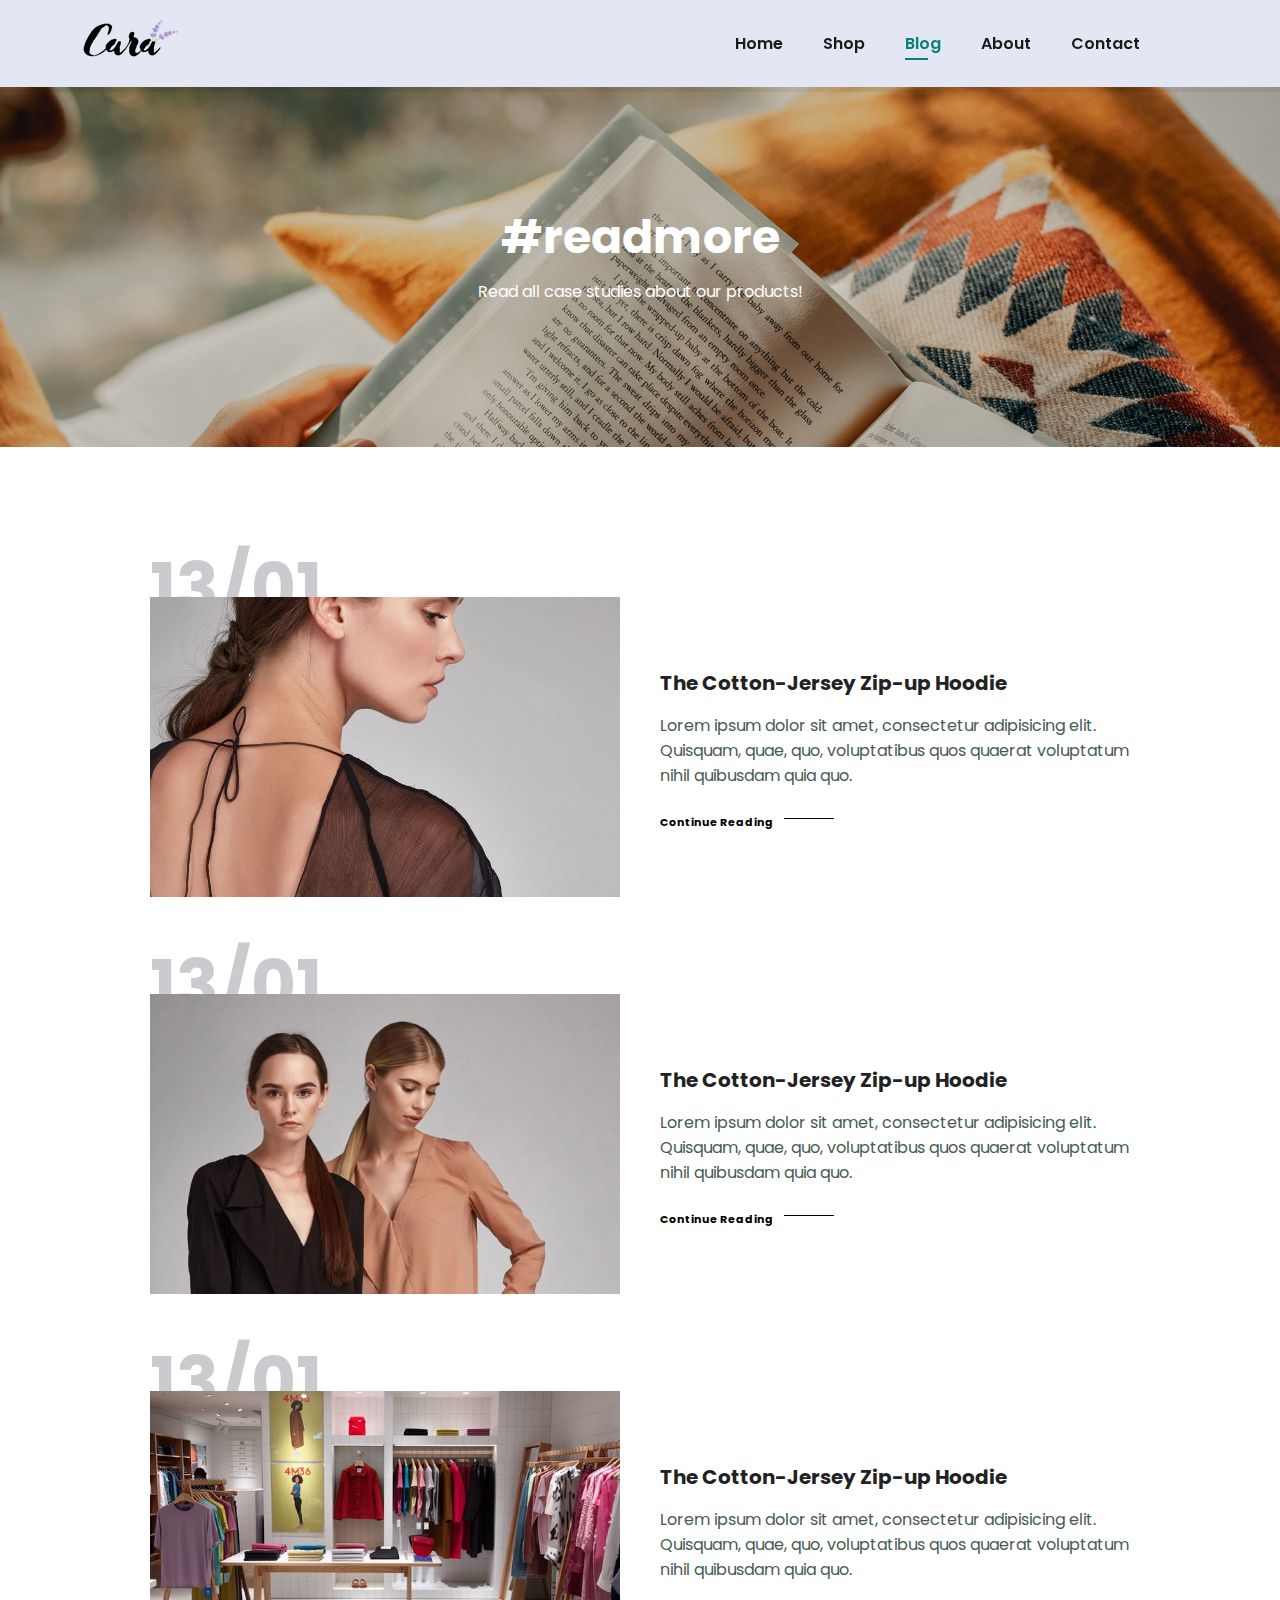
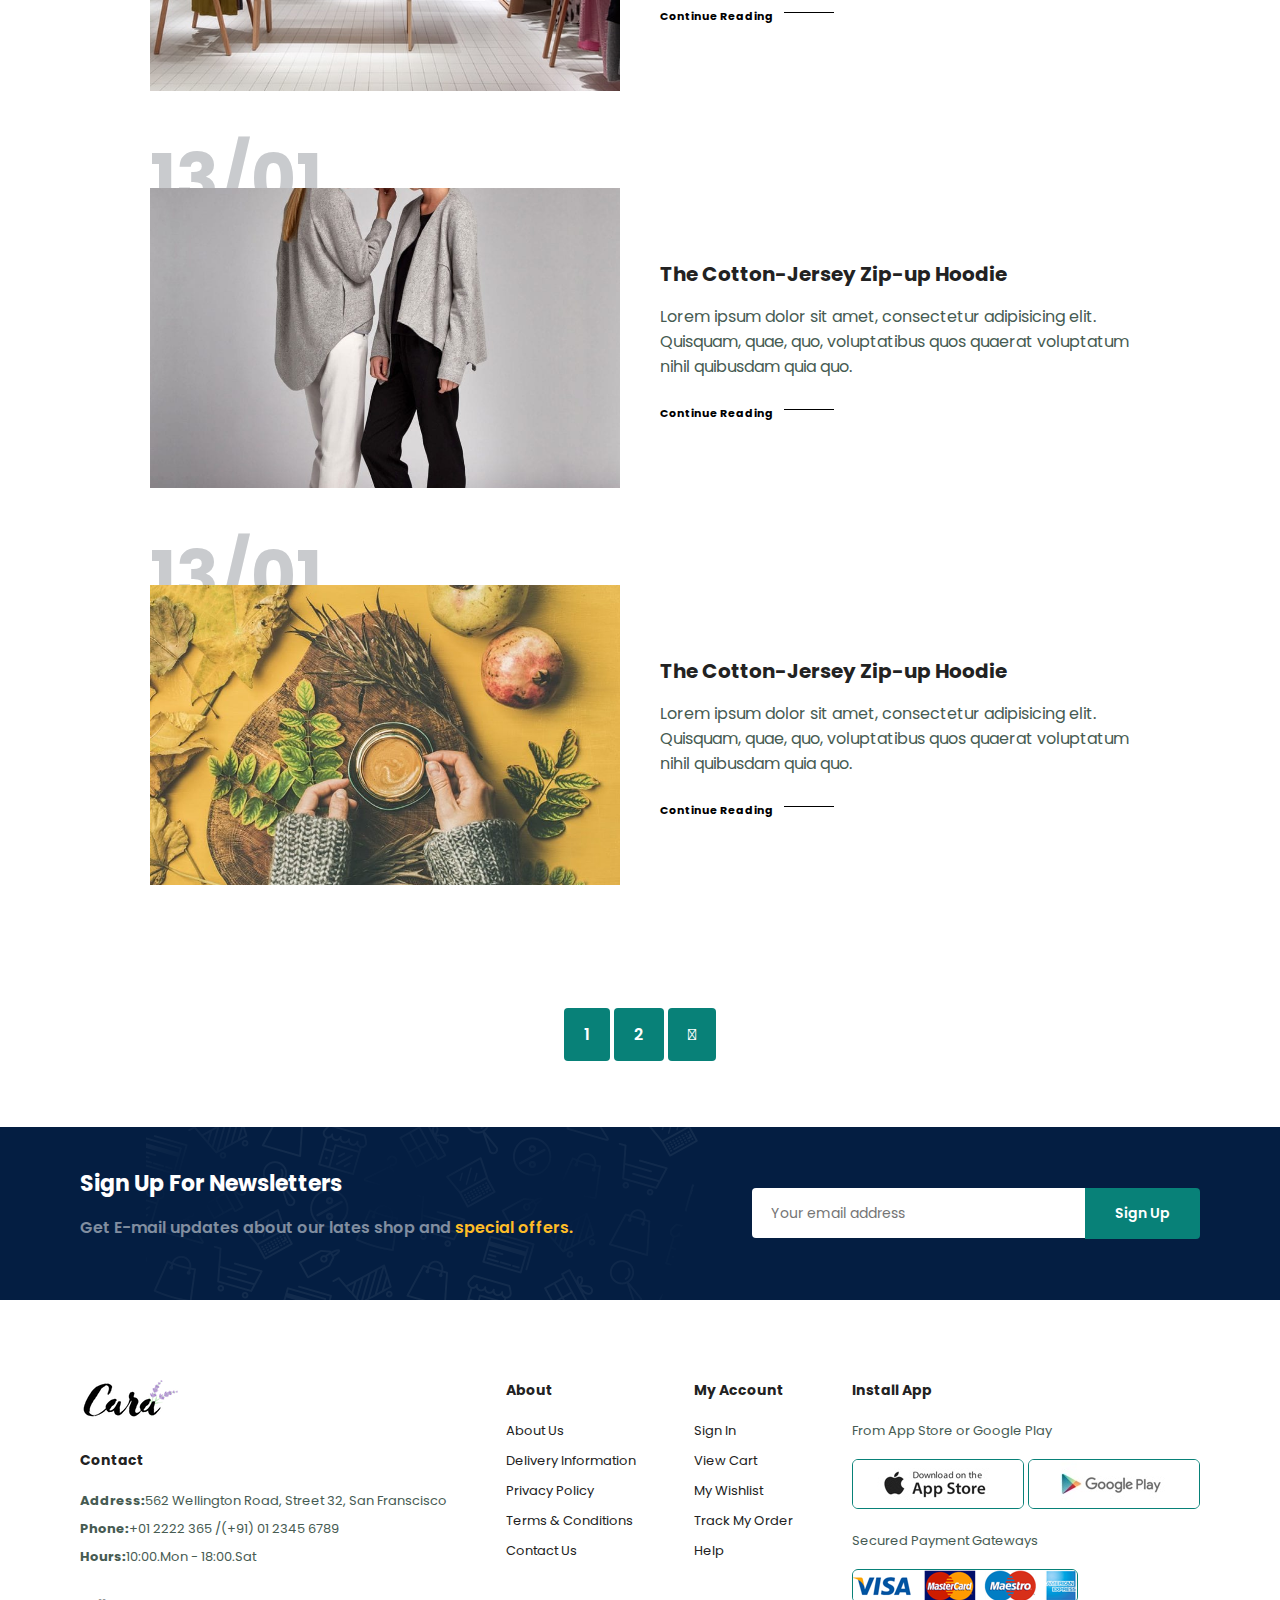
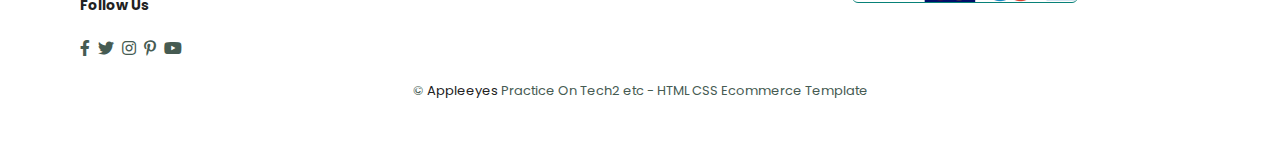
<file: blog.html>
<!DOCTYPE html>
<html lang="en">

    <head>
        <meta charset="UTF-8">
        <meta http-equiv="X-UA-Compatible" content="IE=edge">
        <meta name="viewport" content="width=device-width, initial-scale=1.0">
        <title>Tech2etc Ecommerce Tutorial</title>
        <link rel="stylesheet" href="https://pro.fontawesome.com/releases/v5.10.0/css/all.css" />

        <link rel="stylesheet" href="style.css">
    </head>

    <body>
        <section id="header">
            <a href="#"><img src="img/logo.png" class="logo" alt=""></a>
    
            <div>
                <ul id="navbar">
                    <li><a  href="index.html">Home</a></li>
                    <li><a  href="shop.html">Shop</a></li>
                    <li><a class="active" href="blog.html">Blog</a></li>
                    <li><a href="about.html">About</a></li>
                    <li><a href="contact.html">Contact</a></li>
                    <li id="lg-ba"><a href="cart.html"><i class="fa-solid fa-bag-shopping"></i></a></li>
                    <a href="#" id="close"><i class="fas fa-times"></i></a>
                </ul>
            </div>
    
            <div id="mobile">
                <a href="cart.html"><i class="fa-solid fa-bag-shopping"></i></a>
                <i id="bar" class="fas fa-outdent"></i>
            </div>
        </section>
    
        <section id="page-header" class="blog-header">
            <h2>#readmore</h2>
            <p>Read all case studies about our products!</p>
        </section>

        <section id="blog">
            <div class="blog-box">
                <div class="blog-img">
                    <img src="img/blog/b1.jpg" alt="">
                </div>
                <div class="blog-details">
                    <h4>The Cotton-Jersey Zip-up Hoodie</h4>
                    <p>Lorem ipsum dolor sit amet, consectetur adipisicing elit. Quisquam, quae, quo, voluptatibus quos quaerat voluptatum nihil quibusdam quia quo.</p>
                    <a href="#">Continue Reading</a>
                </div>
                <h1>13/01</h1>
            </div>
            <div class="blog-box">
                <div class="blog-img">
                    <img src="img/blog/b2.jpg" alt="">
                </div>
                <div class="blog-details">
                    <h4>The Cotton-Jersey Zip-up Hoodie</h4>
                    <p>Lorem ipsum dolor sit amet, consectetur adipisicing elit. Quisquam, quae, quo, voluptatibus quos quaerat voluptatum nihil quibusdam quia quo.</p>
                    <a href="#">Continue Reading</a>
                </div>
                <h1>13/01</h1>
            </div>
            <div class="blog-box">
                <div class="blog-img">
                    <img src="img/blog/b3.jpg" alt="">
                </div>
                <div class="blog-details">
                    <h4>The Cotton-Jersey Zip-up Hoodie</h4>
                    <p>Lorem ipsum dolor sit amet, consectetur adipisicing elit. Quisquam, quae, quo, voluptatibus quos quaerat voluptatum nihil quibusdam quia quo.</p>
                    <a href="#">Continue Reading</a>
                </div>
                <h1>13/01</h1>
            </div>
            <div class="blog-box">
                <div class="blog-img">
                    <img src="img/blog/b4.jpg" alt="">
                </div>
                <div class="blog-details">
                    <h4>The Cotton-Jersey Zip-up Hoodie</h4>
                    <p>Lorem ipsum dolor sit amet, consectetur adipisicing elit. Quisquam, quae, quo, voluptatibus quos quaerat voluptatum nihil quibusdam quia quo.</p>
                    <a href="#">Continue Reading</a>
                </div>
                <h1>13/01</h1>
            </div>
            <div class="blog-box">
                <div class="blog-img">
                    <img src="img/blog/b6.jpg" alt="">
                </div>
                <div class="blog-details">
                    <h4>The Cotton-Jersey Zip-up Hoodie</h4>
                    <p>Lorem ipsum dolor sit amet, consectetur adipisicing elit. Quisquam, quae, quo, voluptatibus quos quaerat voluptatum nihil quibusdam quia quo.</p>
                    <a href="#">Continue Reading</a>
                </div>
                <h1>13/01</h1>
            </div>
        </section>

        <section id="pagination" class="section-p1">
            <a href="#">1</a>
            <a href="#">2</a>
            <a href="#"><i class="fal fa-long-arrow-alt-right"></i></a>
        </section>
    
        <section id="newsletter" class="section-p1 section-m1">
            <div class="newstext">
                <h4>Sign Up For Newsletters</h4>
                <p>Get E-mail updates about our lates shop and <span>special offers.</span></p>
            </div>
            <div class="form">
                <input type="text" placeholder="Your email address">
                <button class="normal">Sign Up</button>
            </div>
        </section>
    
        <footer class="section-p1">
            <div class="col">
                <img class="logo" src="img/logo.png" alt="">
                <h4>Contact</h4>
                <p><strong>Address:</strong>562 Wellington Road, Street 32, San Franscisco</p>
                <p><strong>Phone:</strong>+01 2222 365 /(+91) 01 2345 6789</p>
                <p><strong>Hours:</strong>10:00.Mon - 18:00.Sat</p>
                <div class="follow">
                    <h4>Follow Us</h4>
                    <div class="icon">
                        <i class="fab fa-facebook-f"></i>
                        <i class="fab fa-twitter"></i>
                        <i class="fab fa-instagram"></i>
                        <i class="fab fa-pinterest-p"></i>
                        <i class="fab fa-youtube"></i>
                    </div>
                </div>
            </div>
    
            <div class="col">
                <h4>About</h4>
                <a href="#">About Us</a>
                <a href="#">Delivery Information</a>
                <a href="#">Privacy Policy</a>
                <a href="#">Terms & Conditions</a>
                <a href="#">Contact Us </a>
            </div>
    
            <div class="col">
                <h4>My Account</h4>
                <a href="#">Sign In</a>
                <a href="#">View Cart</a>
                <a href="#">My Wishlist</a>
                <a href="#">Track My Order</a>
                <a href="#">Help</a>
            </div>
    
            <div class="col install">
                <h4>Install App</h4>
                <p>From App Store or Google Play</p>
                <div class="row">
                    <img src="img/pay/app.jpg" alt="">
                    <img src="img/pay/play.jpg" alt="">
                    <p>Secured Payment Gateways</p>
                    <img src="img/pay/pay.png" alt="">
                </div>
            </div>
    
            <div class="copyright">
                <p>© <a href="https://github.com/Appleeyes">Appleeyes</a> Practice On Tech2 etc - HTML CSS Ecommerce Template</p>
            </div>
        </footer>

        <script src="script.js"></script>
    </body>

</html>
</file>
<file: style.css>
@import url('https://fonts.googleapis.com/css2?family=Poppins:ital,wght@0,100;0,200;0,300;0,400;0,500;0,600;0,700;0,800;0,900;1,100;1,200;1,300;1,400;1,500;1,600;1,700;1,800;1,900&display=swap');

* {
    margin: 0;
    padding: 0;
    box-sizing: border-box;
    font-family: "poppins", sans-serif;
}

h1 {
    font-size: 50px;
    line-height: 64px;
    color: #222;
}

h2 {
    font-size: 46px;
    line-height: 54px;
    color: #222;
}

h4 {
    font-size: 20px;
    color: #222;
}

p {
    font-size: 16px;
    margin: 15px 0 20px 0;
    color: #465b52;
}

.section-p1 {
    padding: 40px 80px;
}

.section-m1 {
    margin: 40px 0;
}

button.normal {
    font-size: 14px;
    font-weight: 600;
    padding: 15px 30px;
    color: #000;
    background-color: #fff;
    border-radius: 4px;
    cursor: pointer;
    border: none;
    transition: 0.2s;
}

body {
    width: 100%;
}

/* Header Start */

#header {
    display: flex;
    align-items: center;
    justify-content: space-between;
    padding: 20px 80px;
    background: #e3e6f3;
    box-shadow: 0 5px rgba(0, 0, 0, 0.06);
    z-index: 999;
    position: sticky;
    top: 0;
    left: 0;
}

#navbar {
    display: flex;
    align-items: center;
    justify-content: center;
}

#navbar li {
    list-style: none;
    padding: 0 20px;
    position: relative;
}

#navbar li a {
    text-decoration: none;
    font-size: 16px;
    font-weight: 600;
    color: #1a1a1a;
    transition: 0.3s ease;
}

#navbar li a:hover,
#navbar li a.active {
    color: #088178;
}

#navbar li a.active::after,
#navbar li a:hover::after {
    content: "";
    width: 30%;
    height: 2px;
    background: #088178;
    position: absolute;
    bottom: -4px;
    left: 20px;
}

#navbar.active {
    right: 0;
    transition: 0.3s;
}

#mobile {
    display: none;
    align-items: center;
}

#close {
    display: none;
}

/* Header End */

/* HomePage Start */

#hero {
    background-image: url("img/bg.webp");
    height: 90vh;
    width: 100%;
    background-size: cover;
    background-position: top 25% right 0;
    padding: 0 80px;
    display: flex;
    flex-direction: column;
    align-items: flex-start;
    justify-content: center;
}

#hero h4 {
    padding-bottom: 50px;
}

#hero h1 {
    color: #088178;
}

#hero button {
    background-image: url("img/button.png");
    background-color: transparent;
    color: #088178;
    border: 0;
    padding: 14px 80px 14px 65px;
    background-repeat: no-repeat;
    cursor: pointer;
    font-weight: 700;
    font-size: 15px;
}

#feature {
    display: flex;
    align-items: center;
    justify-content: space-between;
    flex-wrap: wrap;
}

#feature .fe-box {
    width: 180px;
    text-align: center;
    padding: 25px 15px;
    box-shadow: 20px 20px 34px rgba(0, 0, 0, 0.03);
    border: 1px solid #cce7d0;
    border-radius: 4px;
    margin: 15px 0;
}

#feature .fe-box:hover {
    box-shadow: 10px 10px 54px rgba(70, 62, 221, 0.1);
}

#feature .fe-box img {
    width: 100%;
    margin-bottom: 10px;
}

#feature .fe-box h6 {
    display: inline-block;
    padding: 9px 8px 6px 8px;
    line-height: 1;
    border-radius: 4px;
    color: #088178;
    background-color: #fddde4;
}

#feature .fe-box:nth-child(2) h6 {
    background-color: #cdebbc;
}

#feature .fe-box:nth-child(3) h6 {
    background-color: #d1e8f2;
}

#feature .fe-box:nth-child(4) h6 {
    background-color: cdd4f8;
}

#feature .fe-box:nth-child(5) h6 {
    background-color: #f6dbf6;
}

#feature .fe-box:nth-child(6) h6 {
    background-color: #fff2e5;
}

#product1 {
    text-align: center;
}

#product1 .pro {
    width: 23%;
    min-width: 250px;
    padding: 10px 12px;
    border: 1px solid #cce7d0;
    border-radius: 25px;
    cursor: pointer;
    box-shadow: 20px 20px 30px rgba(0, 0, 0, 0.02);
    margin: 15px 0;
    position: relative;
}

#product1 .pro-container {
    display: flex;
    justify-content: space-between;
    padding-top: 20px;
    flex-wrap: wrap;
}

#product1 .pro:hover {
    box-shadow: 20px 20px 30px rgba(0, 0, 0, 0.06);
}

#product1 .pro img {
    width: 100%;
    border-radius: 20px;
}

#product1 .pro .des {
    text-align: start;
    padding: 10px 0;
}

#product1 .pro .des span {
    color: #606063;
    font-size: 12px;
}

#product1 .pro .des h5 {
    padding-top: 7px;
    color: #1a1a1a;
    font-size: 14px;
}

#product1 .pro .des i {
    font-size: 12px;
    color: rgb(243, 181, 25);
}

#product1 .pro .des h4 {
    padding-top: 7px;
    font-size: 15px;
    font-weight: 700;
    color: #088178;
}

#product1 .pro .cart {
    width: 40px;
    height: 40px;
    line-height: 40px;
    border-radius: 50px;
    background-color: #e8f6ea;
    /* font-weight: 500; */
    color: #088178;
    border: 1px solid #cce7d0;
    position: absolute;
    bottom: 20px;
    right: 10px;
}

#banner {
    display: flex;
    flex-direction: column;
    justify-content: center;
    align-items: center;
    text-align: center;
    background-image: url("img/banner/b2.jpg");
    width: 100%;
    height: 40vh;
    background-size: cover;
    background-position: center;
}

#banner h4 {
    color: #fff;
    font-size: 16px;
}

#banner h2 {
    color: #fff;
    font-size: 30px;
    padding: 10px 0;
}

#banner h2 span {
    color: #ef3636;
}

#banner button:hover {
    background-color: #088178;
    color: #fff;
}

#sm-banner {
    display: flex;
    justify-content: space-between;
    flex-wrap: wrap;
}

#sm-banner .banner-box {
    display: flex;
    flex-direction: column;
    justify-content: center;
    align-items: flex-start;
    background-image: url("img/banner/b17.jpg");
    min-width: 580px;
    height: 50vh;
    background-size: cover;
    background-position: center;
    padding: 30px;
}

#sm-banner .banner-box2 {
    background-image: url("img/banner/b10.jpg");
}

#sm-banner h4 {
    color: #fff;
    font-size: 20px;
    font-weight: 300;
}

#sm-banner h2 {
    color: #fff;
    font-size: 28px;
    font-weight: 800;
}

#sm-banner span {
    color: #fff;
    font-size: 14px;
    font-weight: 500;
    padding-bottom: 15px;
}

#sm-banner .banner-box:hover button {
    background-color: #088178;
    border: 1px solid #088178;
}

button.white {
    font-size: 13px;
    font-weight: 600;
    padding: 11px 18px;
    color: #fff;
    background-color: transparent;
    cursor: pointer;
    border: 1px solid #fff;
    transition: 0.2s;
}

#banner3 .banner-box {
    display: flex;
    flex-direction: column;
    justify-content: center;
    align-items: flex-start;
    background-image: url("img/banner/b7.jpg");
    min-width: 30%;
    height: 30vh;
    background-size: cover;
    background-position: center;
    padding: 20px;
    margin-bottom: 20px;
}

#banner3 .banner-box2 {
    background-image: url("img/banner/b4.jpg");
}

#banner3 .banner-box3 {
    background-image: url("img/banner/b18.jpg");
}

#banner3 {
    display: flex;
    justify-content: space-between;
    flex-wrap: wrap;
    padding: 0 80px;
}

#banner3 h2 {
    color: #fff;
    font-weight: 900;
    font-size: 22px;
}

#banner3 h3 {
    color: #ec544e;
    font-weight: 800;
    font-size: 15px;
}

#newsletter {
    display: flex;
    justify-content: space-between;
    flex-wrap: wrap;
    align-items: center;
    background-image: url("img/banner/b14.png");
    background-repeat: no-repeat;
    background-position: 20% 30%;
    background-color: #041e42;
}

#newsletter h4 {
    font-size: 22px;
    font-weight: 700;
    color: #fff;
}

#newsletter p {
    font-size: 16px;
    font-weight: 600;
    color: #818ea0;
}

#newsletter p span {
    color: #ffbd27;
}

#newsletter .form {
    display: flex;
    width: 40%;
}

#newsletter input {
    height: 3.125rem;
    padding: 0 1.25em;
    font-size: 14px;
    width: 100%;
    border: 1px solid transparent;
    border-radius: 4px;
    outline: none;
    border-top-right-radius: 0;
    border-bottom-right-radius: 0;
}

#newsletter button {
    background-color: #088178;
    color: #fff;
    white-space: nowrap;
    border-top-left-radius: 0;
    border-bottom-left-radius: 0;
}

/* HomePage End */

/* Footer Start */

footer {
    display: flex;
    flex-wrap: wrap;
    justify-content: space-between;
}

footer .col {
    display: flex;
    flex-direction: column;
    align-items: flex-start;
    margin-bottom: 20px;
}

footer .logo {
    margin-bottom: 30px;
}

footer h4 {
    font-size: 14px;
    padding-bottom: 20px;
}

footer p {
    font-size: 13px;
    margin: 0 0 8px 0;
}

footer a {
    font-size: 13px;
    text-decoration: none;
    color: #222;
    margin-bottom: 10px;
}

footer .follow {
    margin-top: 20px;
}

footer .follow i {
    color: #465b52;
    padding-right: 4px;
    cursor: pointer;
}

footer .install .row img {
    border: 1px solid #088178;
    border-radius: 6px;
}

footer .install img {
    margin: 10px 0 15px 0;
}

footer .follow i:hover,
footer a:hover {
    color: #088178;
}

footer .copyright {
    width: 100%;
    text-align: center;
}

/* Shop Page Start */

#page-header {
    background-image: url("img/banner/b1.jpg");
    width: 100%;
    height: 40vh;
    background-size: cover;
    display: flex;
    justify-content: center;
    text-align: center;
    flex-direction: column;
    padding: 14px;
}

#page-header h2,
#page-header p {
    color: #fff;
}

#pagination {
    text-align: center;
}

#pagination a {
    text-decoration: none;
    background-color: #088178;
    padding: 15px 20px;
    border-radius: 4px;
    color: #fff;
    font-weight: 600;
}

#pagination a i {
    font-size: 16px;
    font-weight: 600;
}

/* Shop Page End */

/* sproduct Page start*/

#prodetails {
    display: flex;
    margin-top: 20px;
}

#prodetails .single-pro-image {
    width: 40%;
    margin-right: 50px;
}

.small-img-group {
    display: flex;
    justify-content: space-between;
}

.small-img-col {
    flex-basis: 24%;
    cursor: pointer;
}

#prodetails .single-pro-details {
    width: 50%;
    padding-top: 30px;
}

#prodetails .single-pro-details h4 {
    padding: 40px 0 20px 0;
}

#prodetails .single-pro-details h2 {
    font-size: 26px;
}

#prodetails .single-pro-details select {
    display: block;
    padding: 5px 10px;
    margin-bottom: 10px;
}

#prodetails .single-pro-details select:focus {
    outline: none;
}

#prodetails .single-pro-details input {
    width: 50px;
    height: 47px;
    padding-left: 10px;
    font-size: 16px;
    margin-right: 10px;
}

#prodetails .single-pro-details input:focus {
    outline: none;
}

#prodetails .single-pro-details button {
    background-color: #088178;
    color: #fff;
}

#prodetails .single-pro-details span {
    line-height: 25px;
}

/* sproduct Page end */

/* Blog Page start */

#page-header.blog-header {
    background-image: url("img/banner/b19.jpg");
}

#blog {
    padding: 150px 150px 0 150px;
}

#blog .blog-box {
    display: flex;
    align-items: center;
    width: 100%;
    position: relative;
    padding-bottom: 90px;
}

#blog .blog-img {
    width: 50%;
    margin-right: 40px;
}

#blog img {
    width: 100%;
    height: 300px;
    object-fit: cover;
}

#blog .blog-details {
    width: 50%;
}

#blog .blog-details a {
    text-decoration: none;
    font-size: 11px;
    color: #000;
    font-weight: 700;
    position: relative;
    transition: 0.3s;
}

#blog .blog-details a::after {
    content: "";
    width: 50px;
    height: 1px;
    background-color: #000;
    position: absolute;
    top: 4px;
    right: -60px;
}

#blog .blog-details a:hover {
    color: #088178;
}

#blog .blog-details a:hover::after {
    background-color: #088178;
}

#blog .blog-box h1 {
    position: absolute;
    top: -40px;
    left: 0;
    font-size: 70px;
    font-weight: 700;
    color: #c9cbce;
    z-index: -9;
}

/* Blog Pade end */

/* About Page Start */

#page-header.about-header {
    background-image: url("img/about/banner.png");
}

#about-head {
    display: flex;
    align-items: center;
}

#about-head img {
    width: 50%;
    height: auto;
}

#about-head div {
    padding-left: 40px;
}

#about-app {
    text-align: center;
}

#about-app .video {
    width: 70%;
    height: 100%;
    margin: 30px auto 0 auto;
}

#about-app .video video {
    width: 100%;
    height: 100%;
    border-radius: 30px;
}

/* About Page End */

/* Contact Page start */

#contact-details {
    display: flex;
    align-items: center;
    justify-content: space-between;
}

#contact-details .details {
    width: 40%;
}

#contact-details .details span,
#form-details form span {
    font-size: 12px;
}

#contact-details .details h2,
#form-details form h2 {
    font-size: 26px;
    line-height: 35px;
    padding: 20px 0;
}

#contact-details .details h3 {
    font-size: 16px;
    padding-bottom: 15px;
}

#contact-details .details li {
    list-style: none;
    display: flex;
    padding: 10px 0;
}

#contact-details .details li i {
    font-size: 14px;
    padding-right: 22px;
}

#contact-details .details li p {
    margin: 0;
    font-size: 14px;
}

#contact-details .map {
    width: 55%;
    height: 400px;
}

#contact-details .map iframe {
    width: 100%;
    height: 100%;
}

#form-details {
    display: flex;
    justify-content: space-between;
    margin: 30px;
    padding: 80px;
    border: 1px solid #e1e1e1;
}

#form-details form {
    width: 65%;
    display: flex;
    flex-direction: column;
    align-items: flex-start;
}

#form-details form input,
#form-details form textarea {
    width: 100%;
    padding: 12px 15px;
    outline: none;
    margin-bottom: 20px;
    border: 1px solid #e1e1e1;
}

#form-details form button {
    background-color: #088178;
    color: #fff;
}

#form-details .people div {
    padding-bottom: 25px;
    display: flex;
    align-items: flex-start;
}

#form-details .people div img {
    width: 65px;
    height: 65px;
    object-fit: cover;
    margin-right: 15px;
}

#form-details .people div p {
    margin: 0;
    font-size: 13px;
    line-height: 25px;
}

#form-details .people div span {
    display: block;
    font-size: 16px;
    font-weight: 600;
    color: #000;
}

/* Contact Page end */

/* Cart Page start */

#cart {
    overflow-x: auto;
}

#cart table {
    width: 100%;
    border-collapse: collapse;
    table-layout: fixed;
    white-space: nowrap;
}

#cart table img {
    width: 70px;
}

#cart table td:nth-child(1) {
    width: 100px;
    text-align: center;
}

#cart table td:nth-child(2) {
    width: 150px;
    text-align: center;
}

#cart table td:nth-child(3) {
    width: 250px;
    text-align: center;
}

#cart table td:nth-child(4) {
    width: 150px;
    text-align: center;
}

#cart table td:nth-child(5) {
    width: 150px;
    text-align: center;
}

#cart table td:nth-child(6) {
    width: 10px;
    text-align: center;
}

#cart table td:nth-child(5) input {
    width: 70px;
    padding: 10px 5px 10px 15px;
}

#cart table thead {
    border: 1px solid #e2e9e1;
    border-left: none;
    border-right: none;
}

#cart table thead td {
    font-weight: 700;
    text-transform: uppercase;
    font-size: 13px;
    padding: 18px 0;
}

#cart table tbody tr td {
    padding-top: 15px;
}

#cart table tbody td {
    font-size: 13px;
}

#cart-add {
    display: flex;
    flex-wrap: wrap;
    justify-content: space-between;
}

#coupon {
    width: 50%;
    margin-bottom: 30px;
}

#coupon h3,
#subtotal h3 {
    padding-bottom: 15px;
}

#coupon input {
    padding: 10px 20px;
    outline: none;
    width: 60%;
    margin-right: 10px;
    border: 1px solid #e2e9e1;
}

#coupon button,
#subtotal button {
    background-color: #088178;
    color: #fff;
    padding: 12px 20px;
}

#subtotal {
    width: 50%;
    margin-bottom: 30px;
    border: 1px solid #e2e9e1;
    padding: 30px;
    ;
}

#subtotal table {
    border-collapse: collapse;
    width: 100%;
    margin-bottom: 20px;
}

#subtotal table td {
    width: 50%;
    border: 1px solid #e2e9e1;
    padding: 10px;
    font-size: 13px;
}

/* Cart Page end */

@media (max-width: 799px) {
    .section-p1 {
        padding: 40px 40px;
    }
    #navbar {
        display: flex;
        flex-direction: column;
        align-items: flex-start;
        justify-content: flex-start;
        position: fixed;
        top: 0;
        right: -300px;
        height: 100vh;
        width: 300px;
        background-color: #e3e6f3;
        box-shadow: 0 40px 60px rgba(0, 0, 0, 0.1);
        padding: 80px 0 0 10px;
    }
    #navbar li {
        margin-bottom: 25px;
    }
    #mobile {
        display: flex;
        align-items: center;
    }
    #mobile i {
        color: #1a1a1a;
        font-size: 24px;
        padding-left: 20px;
    }
    #close {
        display: initial;
        position: absolute;
        top: 30px;
        left: 30px;
        color: #222;
        font-size: 24px;
    }
    #lg-bag {
        display: none;
    }
    #hero {
        height: 70vh;
        padding: 0 80px;
        background-position: top 30% right 30%;
    }
    #feature {
        justify-content: center;
    }
    #feature .fe-box {
        margin: 15px 15px;
    }
    #product1 .pro-container {
        justify-content: center;
    }
    #product1 .pro {
        margin: 15px;
    }
    #banner {
        height: 20vh;
    }
    #sm-banner .banner-box {
        min-width: 100%;
        height: 30vh;
    }
    #banner3 {
        padding: 0 40px;
    }
    #banner3 .banner-box {
        width: 28%;
    }
    #newsletter .form {
        width: 70%;
    }
    /* Contact Page */
    #form-details {
        padding: 40px;
    }
    #form-details form {
        width: 50%;
    }
}

@media (max-width: 477px) {
    .section-p1 {
        padding: 20px;
    }
    #header {
        padding: 10px 30px;
    }
    h1 {
        font-size: 38px;
    }
    h2 {
        font-size: 32px;
    }
    #hero {
        padding: 0 20px;
        background-position: 55%;
    }
    #feature {
        justify-content: space-between;
    }
    #feature .fe-box {
        width: 155px;
        margin: 0 0 15px 0;
    }
    #product1 .pro {
        width: 100%;
    }
    #banner {
        height: 40vh;
    }
    #sm-banner .banner-box {
        height: 40vh;
    }
    #sm-banner .banner-box2 {
        margin-top: 20px;
    }
    #banner3 {
        padding: 0 20px;
    }
    #banner3 .banner-box {
        width: 100%;
    }
    #newsletter {
        padding: 40px 20px;
    }
    #newsletter .form {
        width: 100%;
    }
    footer .copyright {
        text-align: start;
    }
    /* sproduct page */
    #prodetails {
        display: flex;
        flex-direction: column;
    }
    #prodetails .single-pro-image {
        width: 100%;
        margin-right: 0px;
    }
    #prodetails .single-pro-details {
        width: 100%;
    }
    /* blog page */
    #blog {
        padding: 100px 20px 0 20px;
    }
    #blog .blog-box {
        display: flex;
        flex-direction: column;
        align-items: flex-start;
    }
    #blog .blog-img {
        width: 100%;
        margin: 0;
        margin-bottom: 30px;
    }
    #blog .blog-details {
        width: 100%;
    }
    /* About Page */
    #about-head {
        flex-direction: column;
    }
    #about-head img {
        width: 100%;
        margin-bottom: 20px;
    }
    #about-head div {
        padding-left: 0;
    }
    #about-app .video {
        width: 100%;
    }
    /* Contact Page */
    #contact-details {
        flex-direction: column;
    }
    #contact-details .details {
        width: 100%;
        margin-bottom: 30px;
    }
    #contact-details .map {
        width: 100%;
    }
    #form-details {
        margin: 10px;
        padding: 30px 10px;
        flex-wrap: wrap;
    }
    #form-details form {
        width: 100%;
        margin-bottom: 30px;
    }
    /* Cart Page */
    #cart-add {
        flex-direction: column;
    }
    #coupon {
        width: 100%;
    }
    #subtotal {
        width: 100%;
        padding: 20px;
    }
}
</file>
